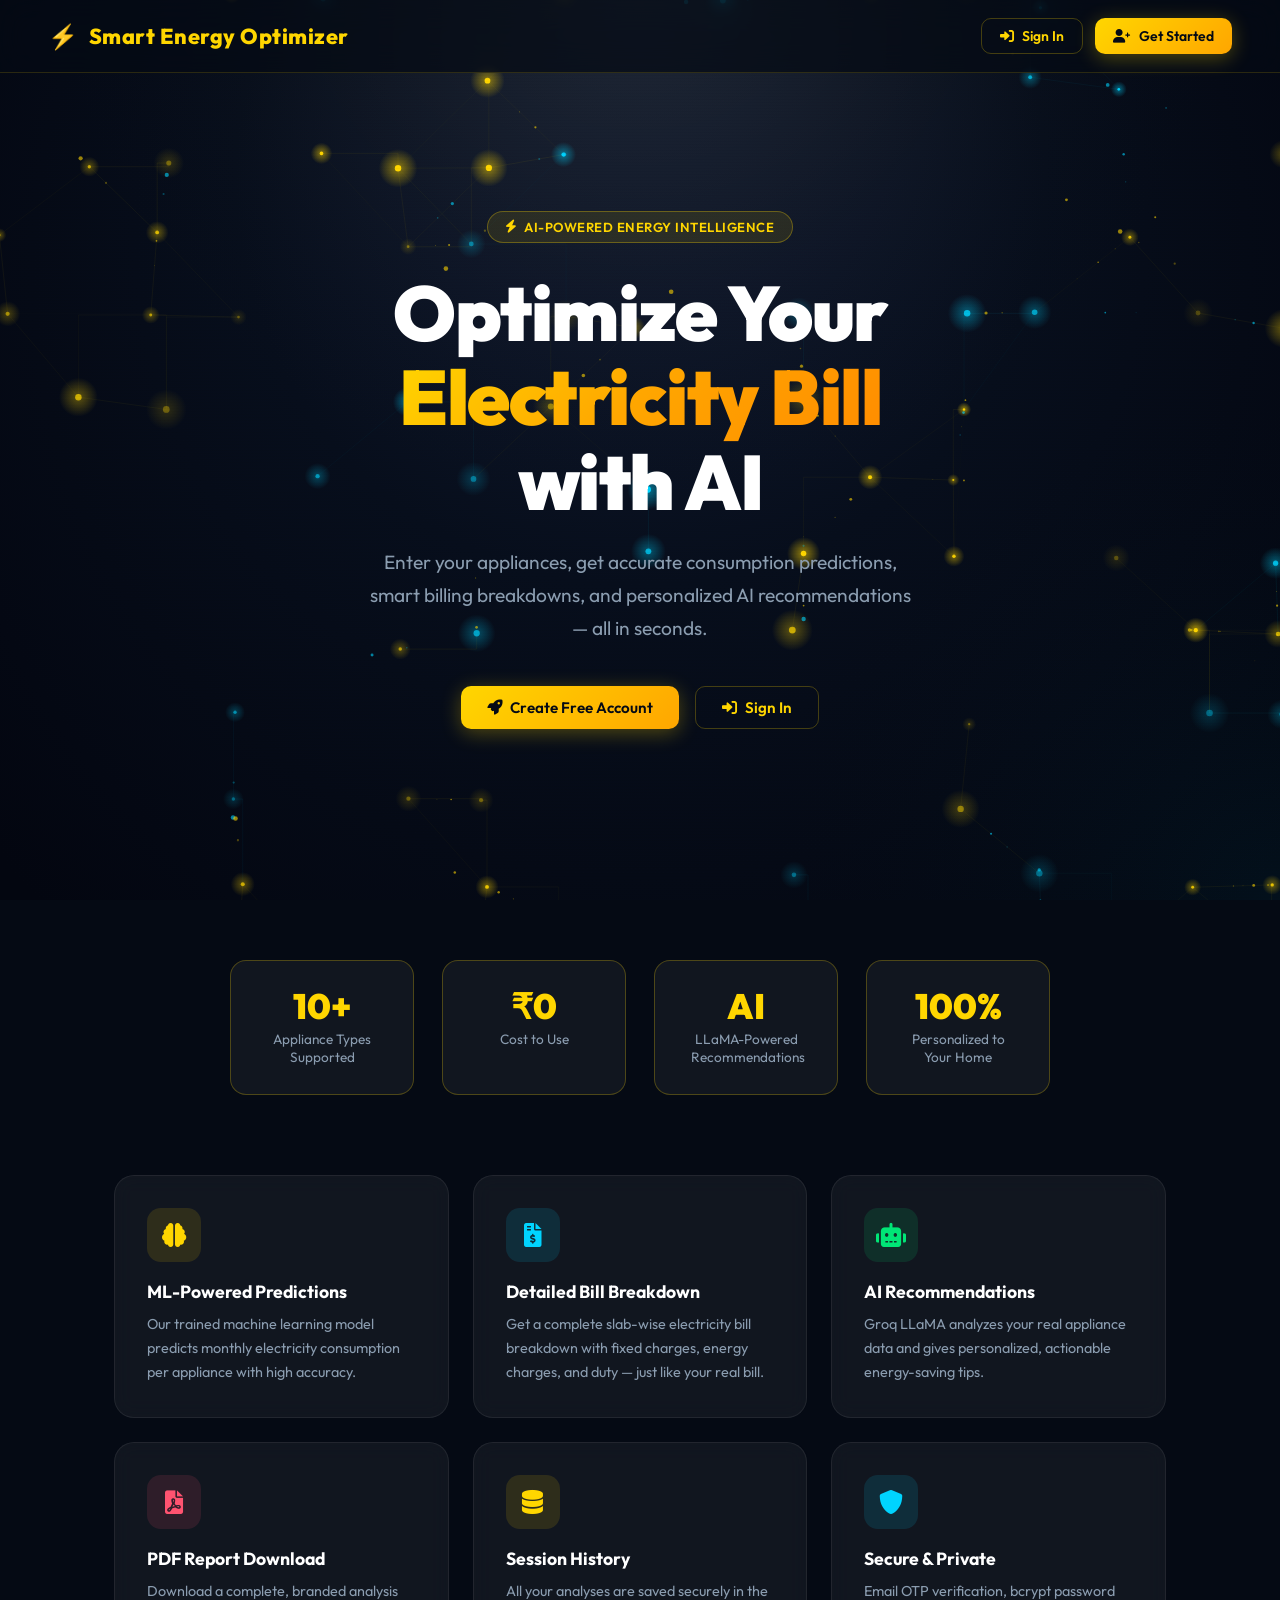
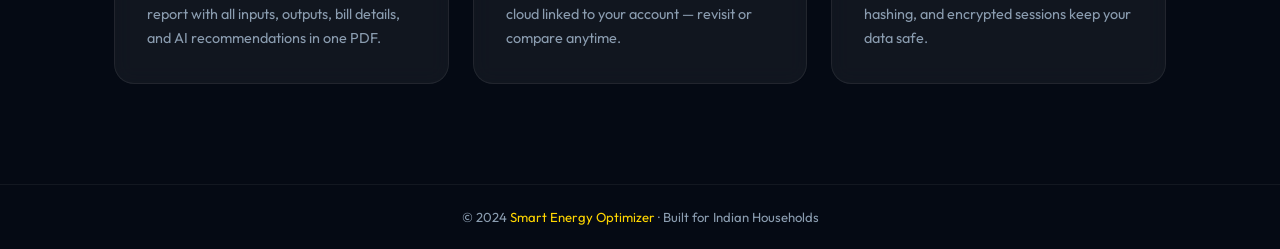
<file: templates/landing.html>
<!DOCTYPE html>
<html lang="en">
<head>
  <meta charset="UTF-8">
  <meta name="viewport" content="width=device-width, initial-scale=1.0">
  <title>Smart Energy Optimizer — Intelligent Energy Management</title>
  <meta name="description" content="AI-powered electricity consumption analysis and cost optimization for Indian households.">
  <link href="https://fonts.googleapis.com/css2?family=Outfit:wght@300;400;500;600;700;800;900&display=swap" rel="stylesheet">
  <link href="https://cdnjs.cloudflare.com/ajax/libs/font-awesome/6.0.0/css/all.min.css" rel="stylesheet">
  <style>
    *, *::before, *::after { box-sizing: border-box; margin: 0; padding: 0; }

    :root {
      --bg:        #050A14;
      --bg2:       #0D1B2A;
      --card:      rgba(255,255,255,0.05);
      --border:    rgba(255,214,0,0.25);
      --gold:      #FFD600;
      --gold-dim:  #FFA600;
      --electric:  #00D4FF;
      --text:      #FFFFFF;
      --muted:     #8B9DB0;
      --danger:    #FF5370;
      --success:   #00E676;
    }

    html { scroll-behavior: smooth; }

    body {
      font-family: 'Outfit', sans-serif;
      background: var(--bg);
      color: var(--text);
      min-height: 100vh;
      overflow-x: hidden;
    }

    /* ── CANVAS BACKGROUND ── */
    #bg-canvas {
      position: fixed; inset: 0; z-index: 0;
      width: 100%; height: 100%;
      background: #050A14;
    }

    /* ── NAV ── */
    nav {
      position: fixed; top: 0; left: 0; right: 0; z-index: 100;
      padding: 18px 48px;
      display: flex; align-items: center; justify-content: space-between;
      background: rgba(5,10,20,0.7);
      backdrop-filter: blur(16px);
      border-bottom: 1px solid rgba(255,214,0,0.15);
    }
    .nav-brand {
      font-size: 1.35rem; font-weight: 800; color: var(--gold);
      letter-spacing: 0.5px; display: flex; align-items: center; gap: 10px;
      text-decoration: none;
    }
    .nav-brand .bolt { font-size: 1.5rem; animation: pulse-bolt 2s ease-in-out infinite; }
    @keyframes pulse-bolt { 0%,100%{filter:drop-shadow(0 0 4px #FFD600);} 50%{filter:drop-shadow(0 0 14px #FFD600);} }

    .nav-actions { display: flex; gap: 12px; }

    /* ── BUTTONS ── */
    .btn {
      display: inline-flex; align-items: center; gap: 8px;
      padding: 11px 26px; border-radius: 10px; font-family: 'Outfit', sans-serif;
      font-size: 0.95rem; font-weight: 600; cursor: pointer;
      border: none; outline: none; text-decoration: none;
      transition: all 0.25s ease; position: relative; overflow: hidden;
    }
    .btn::after {
      content: ''; position: absolute; inset: 0;
      background: rgba(255,255,255,0.08); opacity: 0; transition: opacity 0.2s;
    }
    .btn:hover::after { opacity: 1; }

    .btn-ghost {
      background: transparent; border: 1.5px solid var(--border); color: var(--gold);
    }
    .btn-ghost:hover { border-color: var(--gold); box-shadow: 0 0 16px rgba(255,214,0,0.2); }

    .btn-primary {
      background: linear-gradient(135deg, var(--gold), var(--gold-dim));
      color: #050A14; box-shadow: 0 4px 20px rgba(255,214,0,0.3);
    }
    .btn-primary:hover { box-shadow: 0 6px 28px rgba(255,214,0,0.5); transform: translateY(-1px); }

    .btn-sm { padding: 8px 18px; font-size: 0.875rem; }
    .btn-block { width: 100%; justify-content: center; }

    /* ── HERO ── */
    .hero {
      position: relative; z-index: 1;
      min-height: 100vh;
      display: flex; flex-direction: column;
      align-items: center; justify-content: center;
      text-align: center; padding: 100px 24px 60px;
    }

    .hero-badge {
      display: inline-flex; align-items: center; gap: 8px;
      background: rgba(255,214,0,0.1); border: 1px solid rgba(255,214,0,0.3);
      color: var(--gold); padding: 7px 18px; border-radius: 50px;
      font-size: 0.82rem; font-weight: 600; letter-spacing: 0.5px;
      margin-bottom: 28px; text-transform: uppercase;
      animation: fadeSlideDown 0.6s ease both;
    }
    @keyframes fadeSlideDown { from{opacity:0;transform:translateY(-16px);} to{opacity:1;transform:none;} }

    .hero h1 {
      font-size: clamp(2.8rem, 6vw, 5rem);
      font-weight: 900; line-height: 1.1;
      letter-spacing: -1.5px; margin-bottom: 22px;
      animation: fadeSlideUp 0.7s ease 0.1s both;
    }
    @keyframes fadeSlideUp { from{opacity:0;transform:translateY(24px);} to{opacity:1;transform:none;} }

    .hero h1 span {
      background: linear-gradient(135deg, var(--gold) 0%, var(--gold-dim) 50%, #FF8C00 100%);
      -webkit-background-clip: text; background-clip: text; -webkit-text-fill-color: transparent;
    }

    .hero-sub {
      font-size: clamp(1rem, 2vw, 1.2rem); color: var(--muted);
      max-width: 560px; line-height: 1.7; margin-bottom: 42px;
      animation: fadeSlideUp 0.7s ease 0.2s both;
    }

    .hero-cta {
      display: flex; gap: 16px; flex-wrap: wrap; justify-content: center;
      animation: fadeSlideUp 0.7s ease 0.3s both;
    }

    /* ── STATS ── */
    .stats {
      display: flex; gap: 28px; flex-wrap: wrap; justify-content: center;
      margin: 60px auto 80px; max-width: 820px;
      position: relative; z-index: 1;
      animation: fadeSlideUp 0.8s ease 0.4s both;
    }
    .stat-card {
      background: var(--card);
      border: 1px solid var(--border);
      border-radius: 16px; padding: 28px 36px;
      text-align: center; flex: 1; min-width: 180px;
      backdrop-filter: blur(12px);
      transition: all 0.3s ease;
    }
    .stat-card:hover { transform: translateY(-4px); border-color: var(--gold); box-shadow: 0 8px 32px rgba(255,214,0,0.15); }
    .stat-num { font-size: 2.2rem; font-weight: 900; color: var(--gold); line-height: 1; }
    .stat-label { font-size: 0.85rem; color: var(--muted); margin-top: 6px; }

    /* ── FEATURES ── */
    .features {
      position: relative; z-index: 1;
      max-width: 1100px; margin: 0 auto 100px;
      padding: 0 24px;
      display: grid; grid-template-columns: repeat(auto-fit, minmax(280px, 1fr));
      gap: 24px;
    }
    .feature-card {
      background: var(--card); border: 1px solid rgba(255,255,255,0.07);
      border-radius: 20px; padding: 32px;
      transition: all 0.3s ease;
      backdrop-filter: blur(10px);
    }
    .feature-card:hover { transform: translateY(-6px); border-color: var(--border); box-shadow: 0 12px 40px rgba(0,0,0,0.3); }
    .feature-icon {
      width: 54px; height: 54px; border-radius: 14px;
      display: flex; align-items: center; justify-content: center;
      font-size: 1.5rem; margin-bottom: 18px;
    }
    .feature-card h3 { font-size: 1.1rem; font-weight: 700; margin-bottom: 10px; }
    .feature-card p  { font-size: 0.9rem; color: var(--muted); line-height: 1.65; }

    /* ── MODAL ── */
    .overlay {
      position: fixed; inset: 0; z-index: 200;
      background: rgba(5,10,20,0.85);
      backdrop-filter: blur(8px);
      display: none; align-items: center; justify-content: center;
      padding: 24px;
      animation: fadeIn 0.2s ease;
    }
    .overlay.open { display: flex; }
    @keyframes fadeIn { from{opacity:0;} to{opacity:1;} }

    .modal {
      background: linear-gradient(145deg, #0D1B2A, #111E30);
      border: 1px solid var(--border);
      border-radius: 24px; padding: 40px;
      width: 100%; max-width: 440px;
      position: relative;
      animation: slideUp 0.3s ease;
      box-shadow: 0 32px 80px rgba(0,0,0,0.6);
    }
    @keyframes slideUp { from{opacity:0;transform:translateY(30px);} to{opacity:1;transform:none;} }

    .modal-close {
      position: absolute; top: 16px; right: 18px;
      background: none; border: none; color: var(--muted);
      font-size: 1.4rem; cursor: pointer; line-height: 1;
      transition: color 0.2s;
    }
    .modal-close:hover { color: var(--text); }

    .modal-logo {
      font-size: 2rem; margin-bottom: 6px; display: block; text-align: center;
      animation: pulse-bolt 2s ease-in-out infinite;
    }
    .modal-title {
      font-size: 1.5rem; font-weight: 800; text-align: center;
      color: var(--gold); margin-bottom: 6px;
    }
    .modal-subtitle {
      font-size: 0.875rem; color: var(--muted); text-align: center;
      margin-bottom: 28px;
    }

    /* ── FORM ── */
    .form-group { margin-bottom: 18px; }
    .form-label { display: block; font-size: 0.85rem; font-weight: 600; color: var(--muted); margin-bottom: 8px; }
    .form-control {
      width: 100%; background: rgba(255,255,255,0.05);
      border: 1.5px solid rgba(255,255,255,0.1);
      border-radius: 10px; padding: 13px 16px;
      color: var(--text); font-family: 'Outfit', sans-serif;
      font-size: 0.95rem; outline: none;
      transition: border-color 0.2s, box-shadow 0.2s;
    }
    .form-control:focus { border-color: var(--gold); box-shadow: 0 0 0 3px rgba(255,214,0,0.12); }
    .form-control::placeholder { color: rgba(255,255,255,0.25); }

    .otp-input {
      letter-spacing: 10px; font-size: 1.6rem; font-weight: 700;
      text-align: center; font-family: monospace;
    }

    /* ── ALERTS ── */
    .alert {
      padding: 11px 16px; border-radius: 10px;
      font-size: 0.875rem; margin-bottom: 16px; display: none;
    }
    .alert.show { display: block; }
    .alert-error   { background: rgba(255,83,112,0.12); border: 1px solid rgba(255,83,112,0.35); color: #FF5370; }
    .alert-success { background: rgba(0,230,118,0.1);  border: 1px solid rgba(0,230,118,0.3);  color: #00E676; }

    /* ── STEPS ── */
    .step { display: none; }
    .step.active { display: block; }

    .step-indicator {
      display: flex; align-items: center; gap: 8px;
      margin-bottom: 24px; justify-content: center;
    }
    .step-dot {
      width: 10px; height: 10px; border-radius: 50%;
      background: rgba(255,255,255,0.15); transition: all 0.3s;
    }
    .step-dot.active { background: var(--gold); box-shadow: 0 0 8px rgba(255,214,0,0.5); }

    /* ── DIVIDER ── */
    .modal-switch {
      margin-top: 22px; text-align: center;
      font-size: 0.875rem; color: var(--muted);
    }
    .modal-switch a {
      color: var(--gold); font-weight: 600; cursor: pointer;
      text-decoration: none; transition: opacity 0.2s;
    }
    .modal-switch a:hover { opacity: 0.8; }

    /* ── SPINNER ── */
    .spinner { display: inline-block; width: 18px; height: 18px; border: 2px solid rgba(255,255,255,0.3); border-top-color: #050A14; border-radius: 50%; animation: spin 0.7s linear infinite; vertical-align: middle; margin-right: 8px; }
    @keyframes spin { to{transform:rotate(360deg);} }

    /* ── FOOTER ── */
    footer {
      position: relative; z-index: 1;
      text-align: center; padding: 24px;
      border-top: 1px solid rgba(255,255,255,0.06);
      color: var(--muted); font-size: 0.82rem;
    }
    footer span { color: var(--gold); }

    /* ── RESPONSIVE ── */
    @media (max-width: 600px) {
      nav { padding: 14px 20px; }
      .modal { padding: 28px 20px; }
      .hero-cta .btn { width: 100%; justify-content: center; }
    }
  </style>
</head>
<body>
  <!-- Canvas background -->
  <canvas id="bg-canvas"></canvas>

  <!-- ── NAV ──────────────────────────────────────── -->
  <nav>
    <a href="/" class="nav-brand">
      <span class="bolt">⚡</span> Smart Energy Optimizer
    </a>
    <div class="nav-actions">
      <button class="btn btn-ghost btn-sm" onclick="openModal('signinModal')">
        <i class="fas fa-sign-in-alt"></i> Sign In
      </button>
      <button class="btn btn-primary btn-sm" onclick="openModal('signupModal')">
        <i class="fas fa-user-plus"></i> Get Started
      </button>
    </div>
  </nav>

  <!-- ── HERO ──────────────────────────────────────── -->
  <section class="hero">
    <div class="hero-badge">
      <i class="fas fa-bolt"></i> AI-Powered Energy Intelligence
    </div>
    <h1>Optimize Your<br><span>Electricity Bill</span><br>with AI</h1>
    <p class="hero-sub">
      Enter your appliances, get accurate consumption predictions, smart billing breakdowns,
      and personalized AI recommendations — all in seconds.
    </p>
    <div class="hero-cta">
      <button class="btn btn-primary" onclick="openModal('signupModal')">
        <i class="fas fa-rocket"></i> Create Free Account
      </button>
      <button class="btn btn-ghost" onclick="openModal('signinModal')">
        <i class="fas fa-sign-in-alt"></i> Sign In
      </button>
    </div>
  </section>

  <!-- ── STATS ──────────────────────────────────────── -->
  <div class="stats">
    <div class="stat-card">
      <div class="stat-num">10+</div>
      <div class="stat-label">Appliance Types Supported</div>
    </div>
    <div class="stat-card">
      <div class="stat-num">₹0</div>
      <div class="stat-label">Cost to Use</div>
    </div>
    <div class="stat-card">
      <div class="stat-num">AI</div>
      <div class="stat-label">LLaMA-Powered Recommendations</div>
    </div>
    <div class="stat-card">
      <div class="stat-num">100%</div>
      <div class="stat-label">Personalized to Your Home</div>
    </div>
  </div>

  <!-- ── FEATURES ──────────────────────────────────── -->
  <section class="features">
    <div class="feature-card">
      <div class="feature-icon" style="background:rgba(255,214,0,0.12); color:#FFD600;">
        <i class="fas fa-brain"></i>
      </div>
      <h3>ML-Powered Predictions</h3>
      <p>Our trained machine learning model predicts monthly electricity consumption per appliance with high accuracy.</p>
    </div>
    <div class="feature-card">
      <div class="feature-icon" style="background:rgba(0,212,255,0.12); color:#00D4FF;">
        <i class="fas fa-file-invoice-dollar"></i>
      </div>
      <h3>Detailed Bill Breakdown</h3>
      <p>Get a complete slab-wise electricity bill breakdown with fixed charges, energy charges, and duty — just like your real bill.</p>
    </div>
    <div class="feature-card">
      <div class="feature-icon" style="background:rgba(0,230,118,0.12); color:#00E676;">
        <i class="fas fa-robot"></i>
      </div>
      <h3>AI Recommendations</h3>
      <p>Groq LLaMA analyzes your real appliance data and gives personalized, actionable energy-saving tips.</p>
    </div>
    <div class="feature-card">
      <div class="feature-icon" style="background:rgba(255,83,112,0.12); color:#FF5370;">
        <i class="fas fa-file-pdf"></i>
      </div>
      <h3>PDF Report Download</h3>
      <p>Download a complete, branded analysis report with all inputs, outputs, bill details, and AI recommendations in one PDF.</p>
    </div>
    <div class="feature-card">
      <div class="feature-icon" style="background:rgba(255,214,0,0.12); color:#FFD600;">
        <i class="fas fa-database"></i>
      </div>
      <h3>Session History</h3>
      <p>All your analyses are saved securely in the cloud linked to your account — revisit or compare anytime.</p>
    </div>
    <div class="feature-card">
      <div class="feature-icon" style="background:rgba(0,212,255,0.12); color:#00D4FF;">
        <i class="fas fa-shield-alt"></i>
      </div>
      <h3>Secure & Private</h3>
      <p>Email OTP verification, bcrypt password hashing, and encrypted sessions keep your data safe.</p>
    </div>
  </section>

  <footer>
    <p>© 2024 <span>Smart Energy Optimizer</span> · Built for Indian Households</p>
  </footer>

  <!-- ═══════════════ SIGN UP MODAL ═══════════════ -->
  <div class="overlay" id="signupModal">
    <div class="modal" role="dialog" aria-modal="true" aria-labelledby="signup-title">
      <button class="modal-close" onclick="closeModal('signupModal')" aria-label="Close">&times;</button>

      <span class="modal-logo">⚡</span>
      <h2 class="modal-title" id="signup-title">Create Account</h2>
      <p class="modal-subtitle">Join to start optimizing your energy usage</p>

      <div class="step-indicator">
        <div class="step-dot active" id="su-dot-1"></div>
        <div style="width:40px;height:1px;background:rgba(255,255,255,0.15);"></div>
        <div class="step-dot" id="su-dot-2"></div>
      </div>

      <div id="su-alert" class="alert"></div>

      <!-- STEP 1 -->
      <div class="step active" id="su-step1">
        <div class="form-group">
          <label class="form-label">Full Name</label>
          <input class="form-control" id="su-name" type="text" placeholder="Satwick Pandey" autocomplete="name">
        </div>
        <div class="form-group">
          <label class="form-label">Email Address</label>
          <input class="form-control" id="su-email" type="email" placeholder="you@gmail.com" autocomplete="email">
        </div>
        <div class="form-group">
          <label class="form-label">Password <span style="color:var(--muted);font-weight:400;">(min 8 characters)</span></label>
          <input class="form-control" id="su-password" type="password" placeholder="Create a strong password" autocomplete="new-password">
        </div>
        <button class="btn btn-primary btn-block" id="su-send-btn" onclick="handleSignup()">
          Send OTP Code
        </button>
      </div>

      <!-- STEP 2 -->
      <div class="step" id="su-step2">
        <p style="color:var(--muted);font-size:0.9rem;margin-bottom:20px;line-height:1.6;">
          We sent a 6-digit code to <strong id="su-email-display" style="color:var(--gold);"></strong>
        </p>
        <div class="form-group">
          <label class="form-label">Verification Code</label>
          <input class="form-control otp-input" id="su-otp" type="text" maxlength="6" placeholder="000000" inputmode="numeric">
        </div>
        <button class="btn btn-primary btn-block" id="su-verify-btn" onclick="handleVerifyOtp()">
          Verify &amp; Create Account
        </button>
        <p style="text-align:center;margin-top:14px;font-size:0.83rem;color:var(--muted);">
          Didn't receive it? <a onclick="handleResendOtp()" style="cursor:pointer;">Resend OTP</a>
        </p>
      </div>

      <div class="modal-switch">
        Already have an account?
        <a onclick="switchModal('signupModal','signinModal')">Sign In</a>
      </div>
    </div>
  </div>

  <!-- ═══════════════ SIGN IN MODAL ═══════════════ -->
  <div class="overlay" id="signinModal">
    <div class="modal" role="dialog" aria-modal="true" aria-labelledby="signin-title">
      <button class="modal-close" onclick="closeModal('signinModal')" aria-label="Close">&times;</button>

      <span class="modal-logo">⚡</span>
      <h2 class="modal-title" id="signin-title">Welcome Back</h2>
      <p class="modal-subtitle">Sign in to access your energy dashboard</p>

      <div id="si-alert" class="alert"></div>

      <div class="form-group">
        <label class="form-label">Email Address</label>
        <input class="form-control" id="si-email" type="email" placeholder="you@gmail.com" autocomplete="email">
      </div>
      <div class="form-group">
        <label class="form-label">Password</label>
        <input class="form-control" id="si-password" type="password" placeholder="Your password" autocomplete="current-password">
      </div>
      <button class="btn btn-primary btn-block" id="si-btn" onclick="handleSignin()">
        <i class="fas fa-sign-in-alt"></i> Sign In
      </button>

      <div class="modal-switch">
        Don't have an account?
        <a onclick="switchModal('signinModal','signupModal')">Create one</a>
      </div>
    </div>
  </div>

  <script>
    // ══════════════════════════════════════════════════════
    //  ELECTRICAL CIRCUIT CANVAS BACKGROUND
    // ══════════════════════════════════════════════════════
    (function () {
      const canvas = document.getElementById('bg-canvas');
      const ctx    = canvas.getContext('2d');

      // ── Colour palette ────────────────────────────────
      const GOLD    = 'rgba(255,214,0,';
      const BLUE    = 'rgba(0,212,255,';
      const WHITE   = 'rgba(255,255,255,';
      const GRID_W  = 80;   // circuit cell size px

      let W, H, nodes = [], particles = [], pulses = [], bolts = [];

      // ── Resize ────────────────────────────────────────
      function resize() {
        W = canvas.width  = window.innerWidth;
        H = canvas.height = window.innerHeight;
        buildGrid();
      }
      window.addEventListener('resize', resize);

      // ── Build circuit node grid ───────────────────────
      function buildGrid() {
        nodes = [];
        const cols = Math.ceil(W / GRID_W) + 1;
        const rows = Math.ceil(H / GRID_W) + 1;
        for (let r = 0; r < rows; r++) {
          for (let c = 0; c < cols; c++) {
            // Only keep ~35% of nodes for a sparse circuit look
            if (Math.random() > 0.35) continue;
            nodes.push({
              x: c * GRID_W + (Math.random() * 20 - 10),
              y: r * GRID_W + (Math.random() * 20 - 10),
              r:     Math.random() * 2.5 + 1,
              glow:  Math.random(),
              gdelta: (Math.random() * 0.008 + 0.003) * (Math.random() < 0.5 ? 1 : -1),
              color: Math.random() < 0.7 ? GOLD : BLUE,
            });
          }
        }
        // Seed initial energy particles
        particles = [];
        for (let i = 0; i < 60; i++) spawnParticle();
      }

      // ── Energy particle along a random edge ──────────
      function spawnParticle() {
        if (nodes.length < 2) return;
        const a = nodes[Math.floor(Math.random() * nodes.length)];
        const nearby = nodes
          .filter(n => n !== a && dist(n, a) < GRID_W * 2.4)
          .sort((x, y) => dist(x, a) - dist(y, a));
        if (!nearby.length) return;
        const b = nearby[Math.floor(Math.random() * Math.min(3, nearby.length))];
        particles.push({
          ax: a.x, ay: a.y, bx: b.x, by: b.y,
          t: 0,
          speed: Math.random() * 0.006 + 0.003,
          size:  Math.random() * 2.5 + 1,
          color: Math.random() < 0.6 ? GOLD : BLUE,
          trail: [],
        });
      }

      function dist(a, b) {
        return Math.hypot(a.x - b.x, a.y - b.y);
      }

      // ── Lightning bolt ────────────────────────────────
      function spawnBolt() {
        if (nodes.length < 2) return;
        const a = nodes[Math.floor(Math.random() * nodes.length)];
        const b = nodes[Math.floor(Math.random() * nodes.length)];
        const segs = [];
        const steps = 8 + Math.floor(Math.random() * 8);
        for (let i = 0; i <= steps; i++) {
          const t  = i / steps;
          const jx = i > 0 && i < steps ? (Math.random() - 0.5) * 28 : 0;
          const jy = i > 0 && i < steps ? (Math.random() - 0.5) * 28 : 0;
          segs.push({
            x: a.x + (b.x - a.x) * t + jx,
            y: a.y + (b.y - a.y) * t + jy,
          });
        }
        bolts.push({ segs, life: 1, col: Math.random() < 0.6 ? GOLD : BLUE });
      }

      // ── Energy pulse ring ─────────────────────────────
      function spawnPulse() {
        if (!nodes.length) return;
        const n = nodes[Math.floor(Math.random() * nodes.length)];
        pulses.push({ x: n.x, y: n.y, r: 4, maxR: 80 + Math.random() * 80,
                      life: 1, color: Math.random() < 0.6 ? GOLD : BLUE });
      }

      // ── Background base gradient ──────────────────────
      function drawBg() {
        const grd = ctx.createRadialGradient(W * 0.5, 0, 0, W * 0.5, H * 0.4, H * 0.9);
        grd.addColorStop(0,   'rgba(20,30,55,1)');
        grd.addColorStop(0.5, 'rgba(7,14,28,1)');
        grd.addColorStop(1,   'rgba(3,6,16,1)');
        ctx.fillStyle = grd;
        ctx.fillRect(0, 0, W, H);

        // Subtle top gold halo
        const halo = ctx.createRadialGradient(W * 0.5, -H * 0.1, 0, W * 0.5, -H * 0.1, H * 0.7);
        halo.addColorStop(0,   'rgba(255,214,0,0.06)');
        halo.addColorStop(0.6, 'rgba(255,214,0,0.01)');
        halo.addColorStop(1,   'transparent');
        ctx.fillStyle = halo;
        ctx.fillRect(0, 0, W, H);

        // Bottom-right cyan halo
        const cyan = ctx.createRadialGradient(W, H, 0, W, H, H * 0.6);
        cyan.addColorStop(0,   'rgba(0,212,255,0.05)');
        cyan.addColorStop(1,   'transparent');
        ctx.fillStyle = cyan;
        ctx.fillRect(0, 0, W, H);
      }

      // ── Draw circuit edges between nearby nodes ───────
      function drawEdges() {
        ctx.save();
        for (let i = 0; i < nodes.length; i++) {
          const a = nodes[i];
          for (let j = i + 1; j < nodes.length; j++) {
            const b = nodes[j];
            const d = dist(a, b);
            if (d > GRID_W * 2.0) continue;
            const alpha = (1 - d / (GRID_W * 2.0)) * 0.18;
            ctx.beginPath();
            ctx.moveTo(a.x, a.y);
            // slight right-angle routing for PCB look
            const mx = Math.random() < 0.5 ? b.x : a.x;
            const my = Math.random() < 0.5 ? b.y : a.y;
            ctx.lineTo(mx, a.y);
            ctx.lineTo(b.x, b.y);
            ctx.strokeStyle = (a.color || GOLD) + alpha + ')';
            ctx.lineWidth   = 0.6;
            ctx.stroke();
          }
        }
        ctx.restore();
      }

      // ── Draw node dots ────────────────────────────────
      function drawNodes(dt) {
        nodes.forEach(n => {
          // Pulsing glow
          n.glow += n.gdelta * dt * 60;
          if (n.glow > 1 || n.glow < 0) n.gdelta *= -1;
          const g = 0.3 + n.glow * 0.7;

          // Outer glow
          const gr = ctx.createRadialGradient(n.x, n.y, 0, n.x, n.y, n.r * 6);
          gr.addColorStop(0,   n.color + (g * 0.5) + ')');
          gr.addColorStop(1,   n.color + '0)');
          ctx.beginPath();
          ctx.arc(n.x, n.y, n.r * 6, 0, Math.PI * 2);
          ctx.fillStyle = gr;
          ctx.fill();

          // Core dot
          ctx.beginPath();
          ctx.arc(n.x, n.y, n.r, 0, Math.PI * 2);
          ctx.fillStyle = n.color + g + ')';
          ctx.fill();
        });
      }

      // ── Draw flowing energy particles ─────────────────
      function drawParticles(dt) {
        for (let i = particles.length - 1; i >= 0; i--) {
          const p = particles[i];
          p.t += p.speed * dt * 60;

          const x = p.ax + (p.bx - p.ax) * p.t;
          const y = p.ay + (p.by - p.ay) * p.t;
          p.trail.push({ x, y });
          if (p.trail.length > 14) p.trail.shift();

          // Draw trail
          p.trail.forEach((pt, idx) => {
            const a = (idx / p.trail.length) * 0.9;
            ctx.beginPath();
            ctx.arc(pt.x, pt.y, p.size * (idx / p.trail.length), 0, Math.PI * 2);
            ctx.fillStyle = p.color + a + ')';
            ctx.fill();
          });

          if (p.t >= 1) {
            particles.splice(i, 1);
            spawnParticle();
          }
        }
      }

      // ── Draw lightning bolts ──────────────────────────
      function drawBolts(dt) {
        for (let i = bolts.length - 1; i >= 0; i--) {
          const b = bolts[i];
          b.life -= 0.04 * dt * 60;
          if (b.life <= 0) { bolts.splice(i, 1); continue; }

          ctx.save();
          ctx.shadowBlur  = 12;
          ctx.shadowColor = b.col + '1)';
          ctx.strokeStyle = b.col + b.life + ')';
          ctx.lineWidth   = 1 + b.life;
          ctx.beginPath();
          ctx.moveTo(b.segs[0].x, b.segs[0].y);
          b.segs.forEach(s => ctx.lineTo(s.x, s.y));
          ctx.stroke();
          ctx.restore();
        }
      }

      // ── Draw pulse rings ──────────────────────────────
      function drawPulses(dt) {
        for (let i = pulses.length - 1; i >= 0; i--) {
          const p = pulses[i];
          p.r    += (p.maxR - p.r) * 0.04 * dt * 60;
          p.life -= 0.018 * dt * 60;
          if (p.life <= 0) { pulses.splice(i, 1); continue; }

          ctx.save();
          ctx.beginPath();
          ctx.arc(p.x, p.y, p.r, 0, Math.PI * 2);
          ctx.strokeStyle = p.color + (p.life * 0.5) + ')';
          ctx.lineWidth   = 1.5;
          ctx.shadowBlur  = 8;
          ctx.shadowColor = p.color + p.life + ')';
          ctx.stroke();
          ctx.restore();
        }
      }

      // ── Scanline overlay ──────────────────────────────
      function drawScanlines() {
        ctx.save();
        ctx.globalAlpha = 0.025;
        for (let y = 0; y < H; y += 3) {
          ctx.fillStyle = '#000';
          ctx.fillRect(0, y, W, 1);
        }
        ctx.restore();
      }

      // ── Main loop ─────────────────────────────────────
      let last = 0;
      let boltTimer = 0;
      let pulseTimer = 0;

      function loop(ts) {
        const dt = Math.min((ts - last) / 16.67, 3);
        last = ts;

        // Timed spawns
        boltTimer  += dt;
        pulseTimer += dt;
        if (boltTimer  > 90  + Math.random() * 60)  { spawnBolt();  boltTimer  = 0; }
        if (pulseTimer > 120 + Math.random() * 80)  { spawnPulse(); pulseTimer = 0; }

        drawBg();
        drawEdges();
        drawNodes(dt);
        drawParticles(dt);
        drawBolts(dt);
        drawPulses(dt);
        drawScanlines();

        requestAnimationFrame(loop);
      }

      resize();
      requestAnimationFrame(loop);
    })();


    function openModal(id) {
      document.getElementById(id).classList.add('open');
      document.body.style.overflow = 'hidden';
    }
    function closeModal(id) {
      document.getElementById(id).classList.remove('open');
      document.body.style.overflow = '';
    }
    function switchModal(from, to) {
      closeModal(from);
      openModal(to);
    }
    // Close on overlay click
    document.querySelectorAll('.overlay').forEach(o => {
      o.addEventListener('click', e => { if (e.target === o) closeModal(o.id); });
    });
    // Close on Escape
    document.addEventListener('keydown', e => {
      if (e.key === 'Escape') document.querySelectorAll('.overlay.open').forEach(o => closeModal(o.id));
    });

    // ── ALERT HELPER ──────────────────────────────────────
    function showAlert(id, msg, type='error') {
      const el = document.getElementById(id);
      el.textContent = msg;
      el.className = `alert show alert-${type}`;
    }
    function clearAlert(id) {
      const el = document.getElementById(id);
      el.className = 'alert';
      el.textContent = '';
    }

    // ── BUTTON LOADING STATE ──────────────────────────────
    function setLoading(btnId, loading, text='') {
      const btn = document.getElementById(btnId);
      btn.disabled = loading;
      btn.innerHTML = loading
        ? `<span class="spinner"></span> ${text}`
        : text || btn.dataset.defaultText || btn.innerHTML;
      if (text && !loading) btn.innerHTML = text;
    }

    // ── SIGN UP — STEP 1 ──────────────────────────────────
    async function handleSignup() {
      clearAlert('su-alert');
      const name     = document.getElementById('su-name').value.trim();
      const email    = document.getElementById('su-email').value.trim();
      const password = document.getElementById('su-password').value;

      if (!name || !email || !password) { showAlert('su-alert','Please fill in all fields.'); return; }
      if (!/\S+@\S+\.\S+/.test(email))  { showAlert('su-alert','Please enter a valid email.'); return; }
      if (password.length < 8)           { showAlert('su-alert','Password must be at least 8 characters.'); return; }

      setLoading('su-send-btn', true, 'Sending OTP…');
      try {
        const res  = await fetch('/auth/signup', {method:'POST', headers:{'Content-Type':'application/json'}, body: JSON.stringify({name, email, password})});
        const data = await res.json();
        if (data.success) {
          document.getElementById('su-email-display').textContent = email;
          document.getElementById('su-step1').classList.remove('active');
          document.getElementById('su-step2').classList.add('active');
          document.getElementById('su-dot-1').classList.remove('active');
          document.getElementById('su-dot-2').classList.add('active');
          showAlert('su-alert', '✓ OTP sent! Check your inbox.', 'success');
        } else {
          showAlert('su-alert', data.error || 'Something went wrong.');
        }
      } catch (e) {
        showAlert('su-alert', 'Network error. Please try again.');
      } finally {
        setLoading('su-send-btn', false, 'Send OTP Code');
      }
    }

    // ── SIGN UP — STEP 2 (OTP verify) ────────────────────
    async function handleVerifyOtp() {
      clearAlert('su-alert');
      const email = document.getElementById('su-email').value.trim();
      const otp   = document.getElementById('su-otp').value.trim();
      if (!otp || otp.length < 6) { showAlert('su-alert','Please enter the 6-digit OTP.'); return; }

      setLoading('su-verify-btn', true, 'Verifying…');
      try {
        const res  = await fetch('/auth/verify-otp', {method:'POST', headers:{'Content-Type':'application/json'}, body: JSON.stringify({email, otp})});
        const data = await res.json();
        if (data.success) {
          showAlert('su-alert', `✓ Welcome, ${data.name}! Redirecting…`, 'success');
          setTimeout(() => { window.location.href = '/model'; }, 1200);
        } else {
          showAlert('su-alert', data.error || 'Invalid OTP.');
        }
      } catch (e) {
        showAlert('su-alert', 'Network error. Please try again.');
      } finally {
        setLoading('su-verify-btn', false, 'Verify &amp; Create Account');
      }
    }

    // ── RESEND OTP ────────────────────────────────────────
    async function handleResendOtp() {
      const email = document.getElementById('su-email').value.trim();
      if (!email) return;
      clearAlert('su-alert');
      try {
        const res  = await fetch('/auth/resend-otp', {method:'POST', headers:{'Content-Type':'application/json'}, body: JSON.stringify({email})});
        const data = await res.json();
        showAlert('su-alert', data.success ? '✓ New OTP sent!' : (data.error || 'Failed.'), data.success ? 'success' : 'error');
      } catch { showAlert('su-alert','Network error.'); }
    }

    // ── SIGN IN ───────────────────────────────────────────
    async function handleSignin() {
      clearAlert('si-alert');
      const email    = document.getElementById('si-email').value.trim();
      const password = document.getElementById('si-password').value;
      if (!email || !password) { showAlert('si-alert','Please fill in all fields.'); return; }

      setLoading('si-btn', true, 'Signing in…');
      try {
        const res  = await fetch('/auth/signin', {method:'POST', headers:{'Content-Type':'application/json'}, body: JSON.stringify({email, password})});
        const data = await res.json();
        if (data.success) {
          showAlert('si-alert', `✓ Welcome back, ${data.name}! Redirecting…`, 'success');
          setTimeout(() => { window.location.href = '/model'; }, 1000);
        } else {
          showAlert('si-alert', data.error || 'Sign in failed.');
        }
      } catch (e) {
        showAlert('si-alert', 'Network error. Please try again.');
      } finally {
        setLoading('si-btn', false, '<i class="fas fa-sign-in-alt"></i> Sign In');
      }
    }

    // ── ENTER KEY SUPPORT ─────────────────────────────────
    document.getElementById('si-password').addEventListener('keydown', e => { if(e.key==='Enter') handleSignin(); });
    document.getElementById('su-password').addEventListener('keydown', e => { if(e.key==='Enter') handleSignup(); });
    document.getElementById('su-otp').addEventListener('keydown',      e => { if(e.key==='Enter') handleVerifyOtp(); });
  </script>
</body>
</html>
</file>
